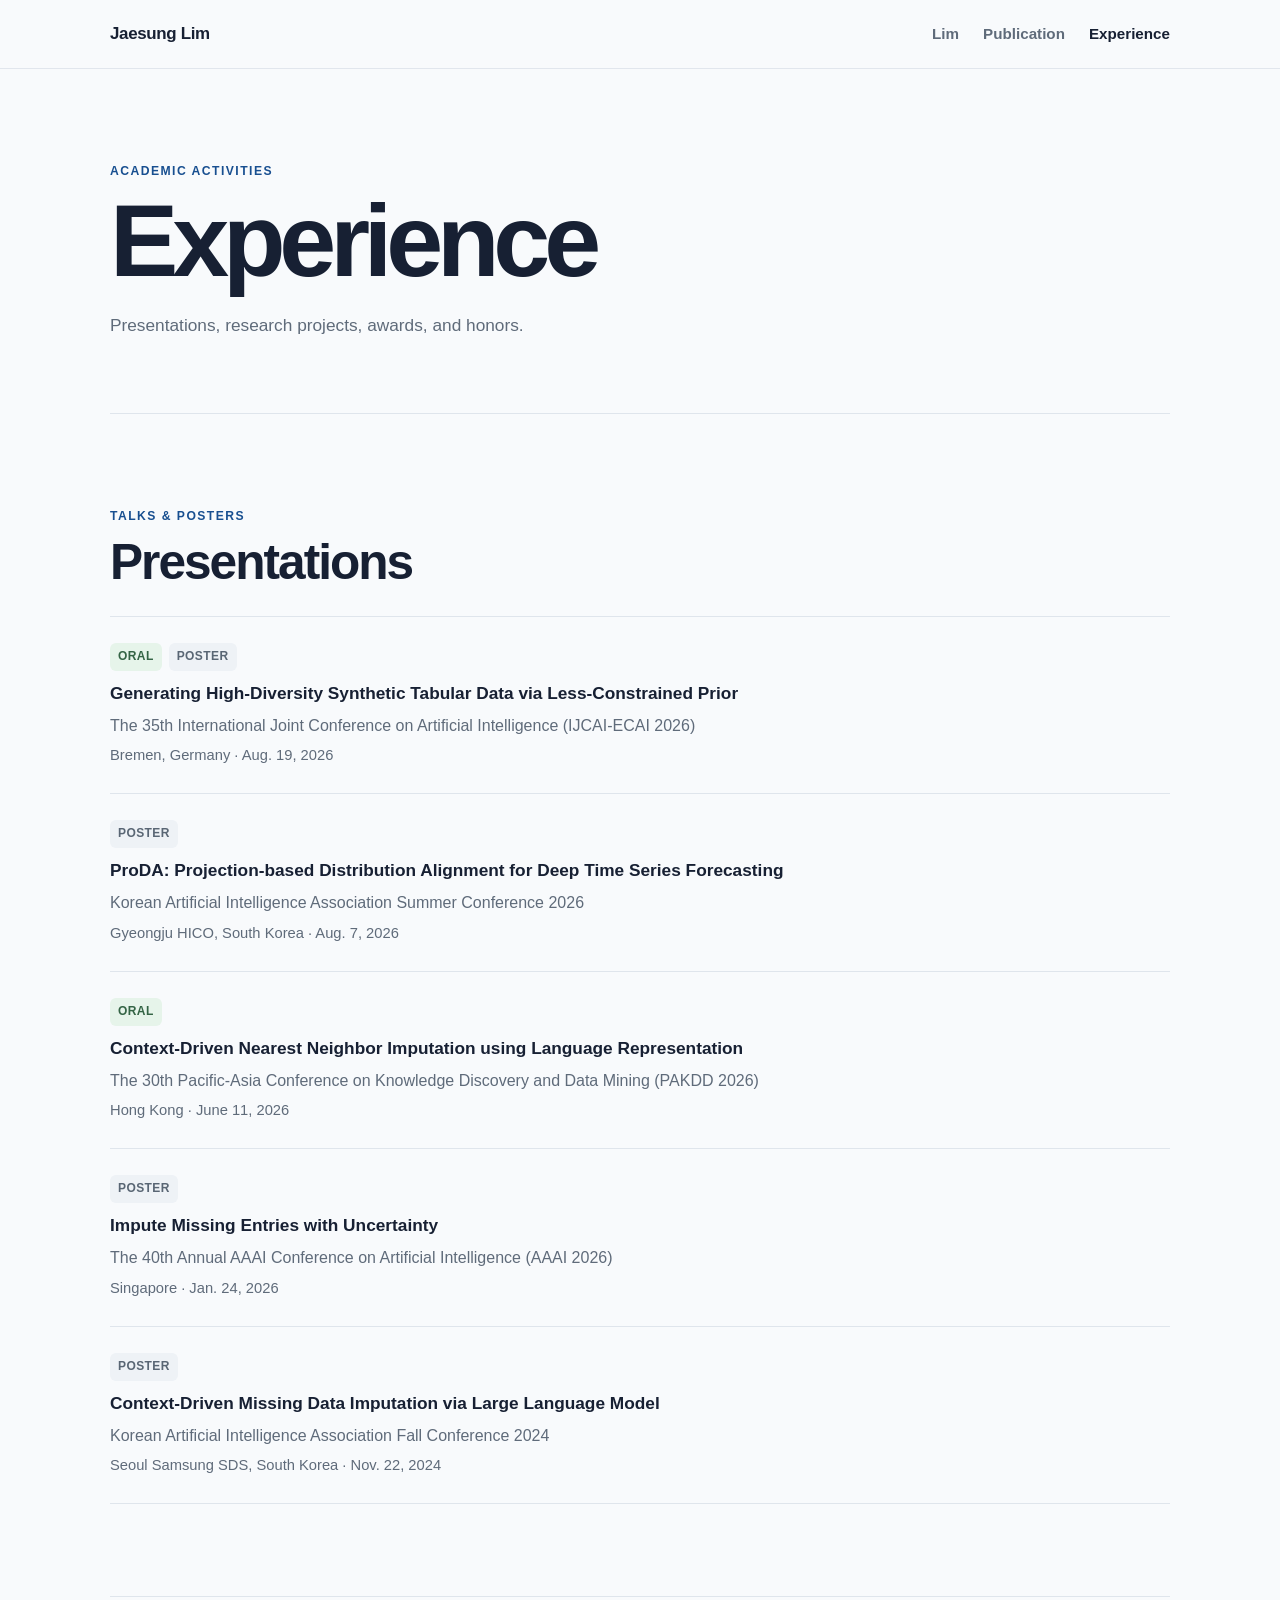
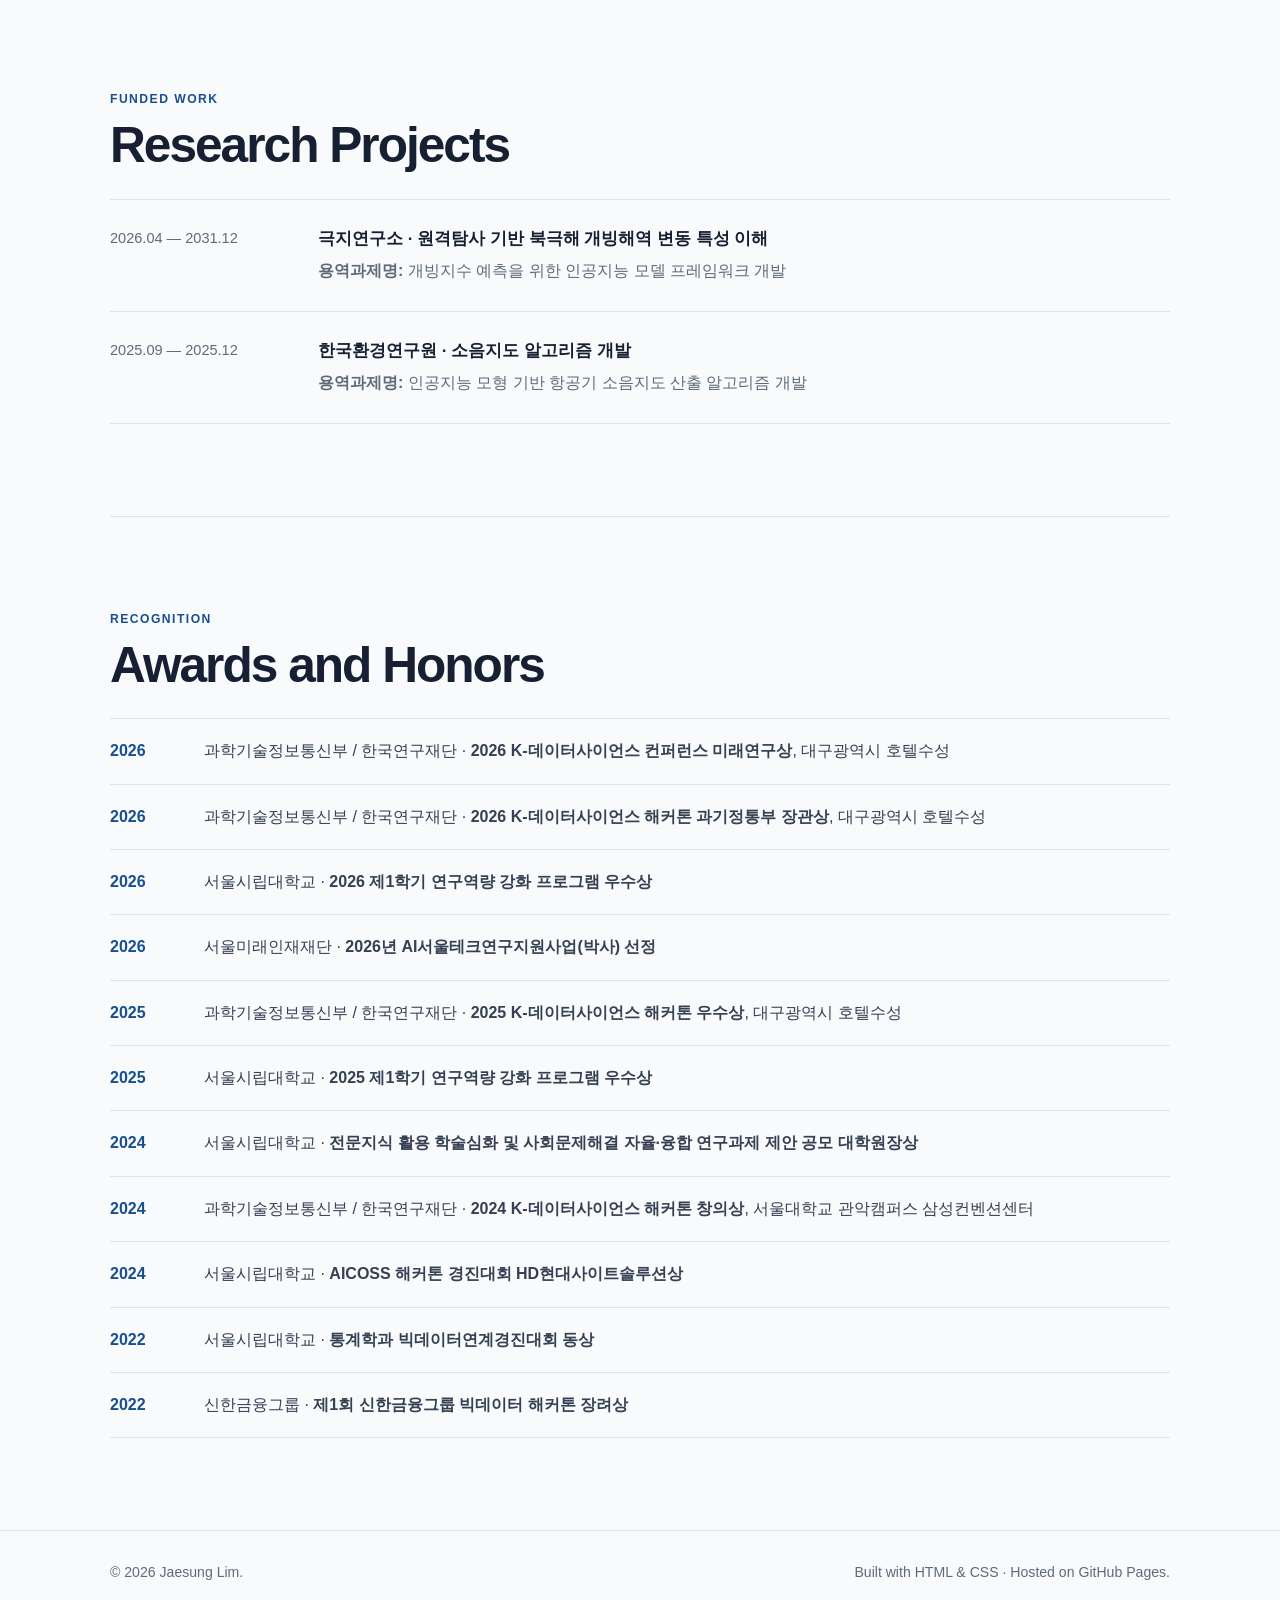
<file: experience.html>
<!doctype html>
<html lang="en">
<head>
  <meta charset="utf-8" />
  <meta name="viewport" content="width=device-width, initial-scale=1" />
  <meta name="description" content="Academic experience, presentations, projects, awards and honors of Jaesung Lim." />
  <meta name="author" content="Jaesung Lim" />
  <title>Experience · Jaesung Lim</title>
  <link rel="stylesheet" href="assets/css/style.css" />
</head>
<body>
  <header class="site-header">
    <div class="container nav-wrap">
      <a class="brand" href="index.html">Jaesung Lim</a>
      <nav aria-label="Primary navigation">
        <a href="index.html">Lim</a>
        <a href="publication.html">Publication</a>
        <a class="active" href="experience.html">Experience</a>
      </nav>
    </div>
  </header>

  <main class="page-main">
    <section class="page-hero container">
      <p class="eyebrow">Academic Activities</p>
      <h1 class="page-title">Experience</h1>
      <p class="page-lead">Presentations, research projects, awards, and honors.</p>
    </section>

    <section class="section container">
      <div class="section-heading compact">
        <p class="section-kicker">Talks &amp; Posters</p>
        <h2>Presentations</h2>
      </div>
      <div class="experience-list">
        <article class="experience-item">
          <div class="experience-tags"><span class="tag oral">Oral</span><span class="tag">Poster</span></div>
          <h3>Generating High-Diversity Synthetic Tabular Data via Less-Constrained Prior</h3>
          <p>The 35th International Joint Conference on Artificial Intelligence (IJCAI-ECAI 2026)</p>
          <p class="experience-meta">Bremen, Germany · Aug. 19, 2026</p>
        </article>
        <article class="experience-item">
          <div class="experience-tags"><span class="tag">Poster</span></div>
          <h3>ProDA: Projection-based Distribution Alignment for Deep Time Series Forecasting</h3>
          <p>Korean Artificial Intelligence Association Summer Conference 2026</p>
          <p class="experience-meta">Gyeongju HICO, South Korea · Aug. 7, 2026</p>
        </article>
        <article class="experience-item">
          <div class="experience-tags"><span class="tag oral">Oral</span></div>
          <h3>Context-Driven Nearest Neighbor Imputation using Language Representation</h3>
          <p>The 30th Pacific-Asia Conference on Knowledge Discovery and Data Mining (PAKDD 2026)</p>
          <p class="experience-meta">Hong Kong · June 11, 2026</p>
        </article>
        <article class="experience-item">
          <div class="experience-tags"><span class="tag">Poster</span></div>
          <h3>Impute Missing Entries with Uncertainty</h3>
          <p>The 40th Annual AAAI Conference on Artificial Intelligence (AAAI 2026)</p>
          <p class="experience-meta">Singapore · Jan. 24, 2026</p>
        </article>
        <article class="experience-item">
          <div class="experience-tags"><span class="tag">Poster</span></div>
          <h3>Context-Driven Missing Data Imputation via Large Language Model</h3>
          <p>Korean Artificial Intelligence Association Fall Conference 2024</p>
          <p class="experience-meta">Seoul Samsung SDS, South Korea · Nov. 22, 2024</p>
        </article>
      </div>
    </section>

    <section class="section container">
      <div class="section-heading compact">
        <p class="section-kicker">Funded Work</p>
        <h2>Research Projects</h2>
      </div>
      <div class="project-list">
        <article class="project-item">
          <div class="project-period">2026.04 — 2031.12</div>
          <div>
            <h3>극지연구소 · 원격탐사 기반 북극해 개빙해역 변동 특성 이해</h3>
            <p><strong>용역과제명:</strong> 개빙지수 예측을 위한 인공지능 모델 프레임워크 개발</p>
          </div>
        </article>
        <article class="project-item">
          <div class="project-period">2025.09 — 2025.12</div>
          <div>
            <h3>한국환경연구원 · 소음지도 알고리즘 개발</h3>
            <p><strong>용역과제명:</strong> 인공지능 모형 기반 항공기 소음지도 산출 알고리즘 개발</p>
          </div>
        </article>
      </div>
    </section>

    <section class="section container">
      <div class="section-heading compact">
        <p class="section-kicker">Recognition</p>
        <h2>Awards and Honors</h2>
      </div>
      <div class="award-list">
        <article class="award-item"><span class="award-year">2026</span><p>과학기술정보통신부 / 한국연구재단 · <strong>2026 K-데이터사이언스 컨퍼런스 미래연구상</strong>, 대구광역시 호텔수성</p></article>
        <article class="award-item"><span class="award-year">2026</span><p>과학기술정보통신부 / 한국연구재단 · <strong>2026 K-데이터사이언스 해커톤 과기정통부 장관상</strong>, 대구광역시 호텔수성</p></article>
        <article class="award-item"><span class="award-year">2026</span><p>서울시립대학교 · <strong>2026 제1학기 연구역량 강화 프로그램 우수상</strong></p></article>
        <article class="award-item"><span class="award-year">2026</span><p>서울미래인재재단 · <strong>2026년 AI서울테크연구지원사업(박사) 선정</strong></p></article>
        <article class="award-item"><span class="award-year">2025</span><p>과학기술정보통신부 / 한국연구재단 · <strong>2025 K-데이터사이언스 해커톤 우수상</strong>, 대구광역시 호텔수성</p></article>
        <article class="award-item"><span class="award-year">2025</span><p>서울시립대학교 · <strong>2025 제1학기 연구역량 강화 프로그램 우수상</strong></p></article>
        <article class="award-item"><span class="award-year">2024</span><p>서울시립대학교 · <strong>전문지식 활용 학술심화 및 사회문제해결 자율·융합 연구과제 제안 공모 대학원장상</strong></p></article>
        <article class="award-item"><span class="award-year">2024</span><p>과학기술정보통신부 / 한국연구재단 · <strong>2024 K-데이터사이언스 해커톤 창의상</strong>, 서울대학교 관악캠퍼스 삼성컨벤션센터</p></article>
        <article class="award-item"><span class="award-year">2024</span><p>서울시립대학교 · <strong>AICOSS 해커톤 경진대회 HD현대사이트솔루션상</strong></p></article>
        <article class="award-item"><span class="award-year">2022</span><p>서울시립대학교 · <strong>통계학과 빅데이터연계경진대회 동상</strong></p></article>
        <article class="award-item"><span class="award-year">2022</span><p>신한금융그룹 · <strong>제1회 신한금융그룹 빅데이터 해커톤 장려상</strong></p></article>
      </div>
    </section>
  </main>

  <footer class="site-footer">
    <div class="container footer-wrap">
      <p>© 2026 Jaesung Lim.</p>
      <p>Built with HTML &amp; CSS · Hosted on GitHub Pages.</p>
    </div>
  </footer>
</body>
</html>
</file>
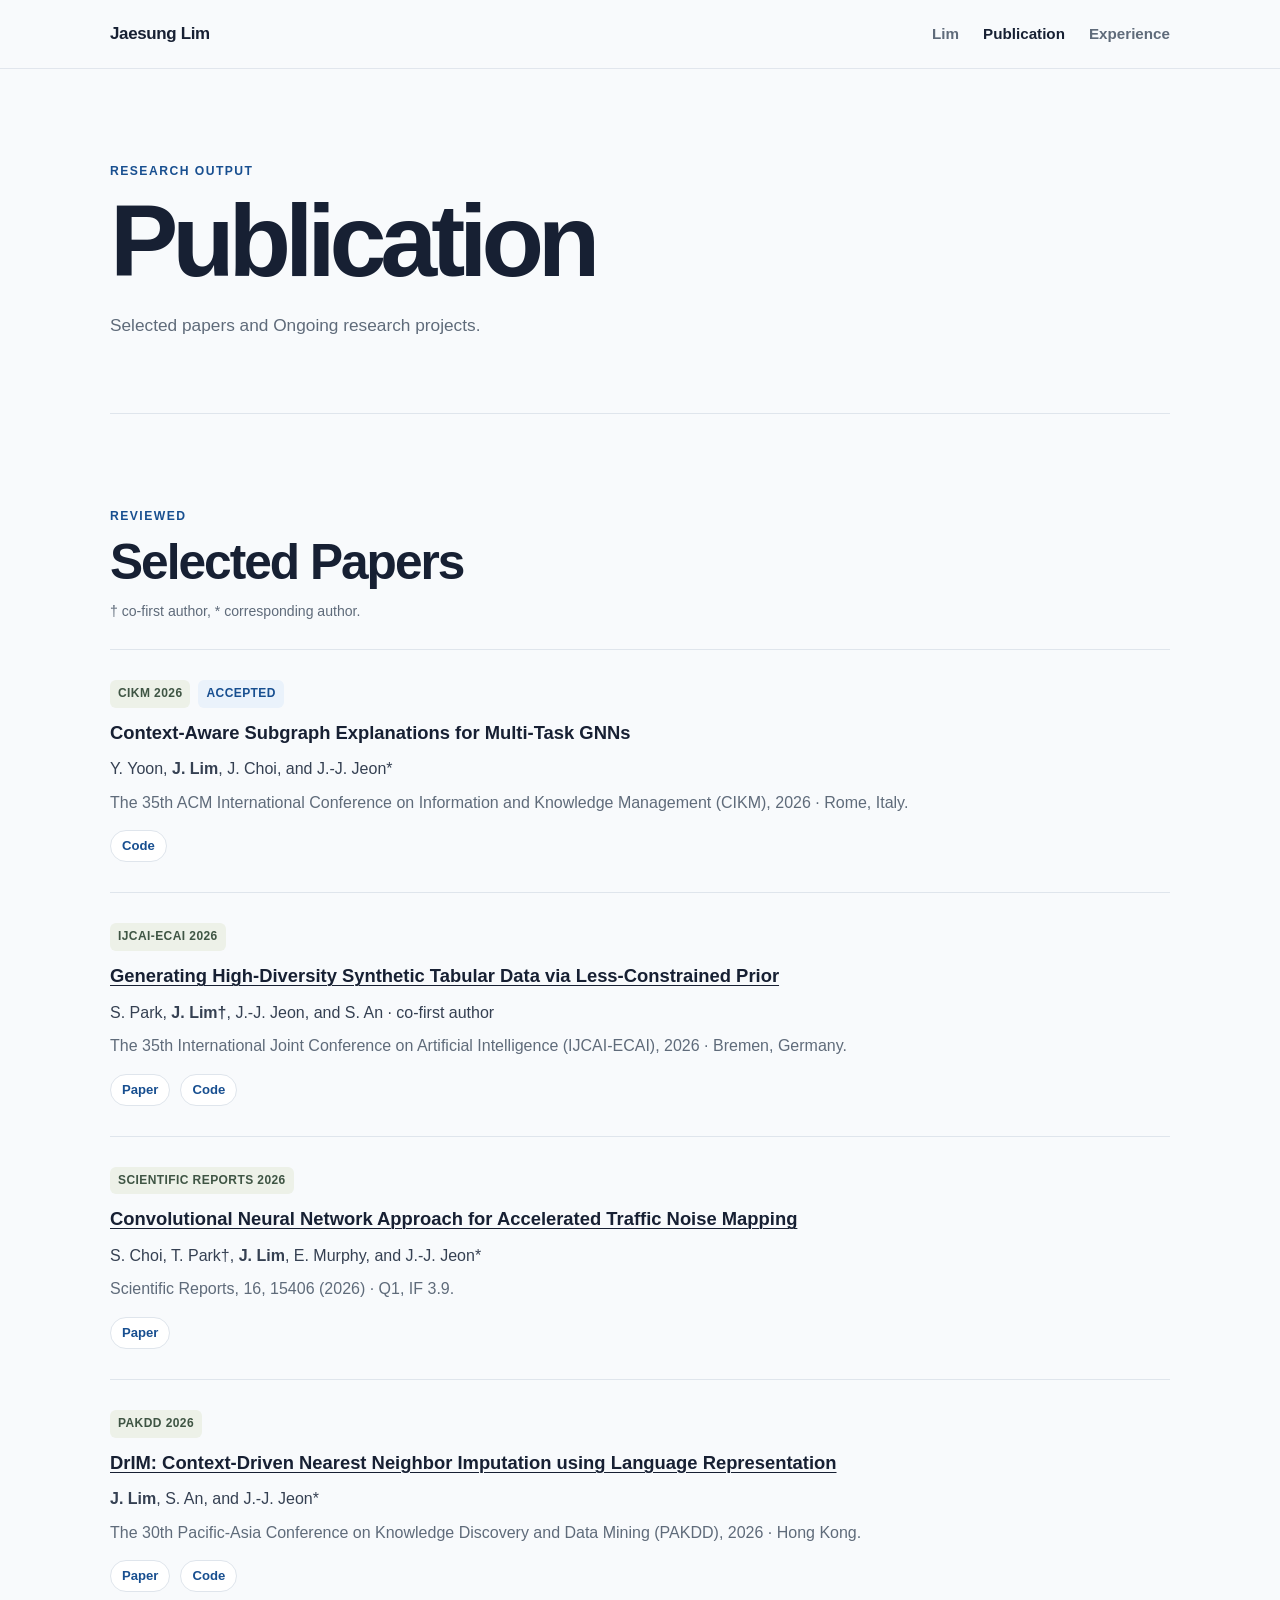
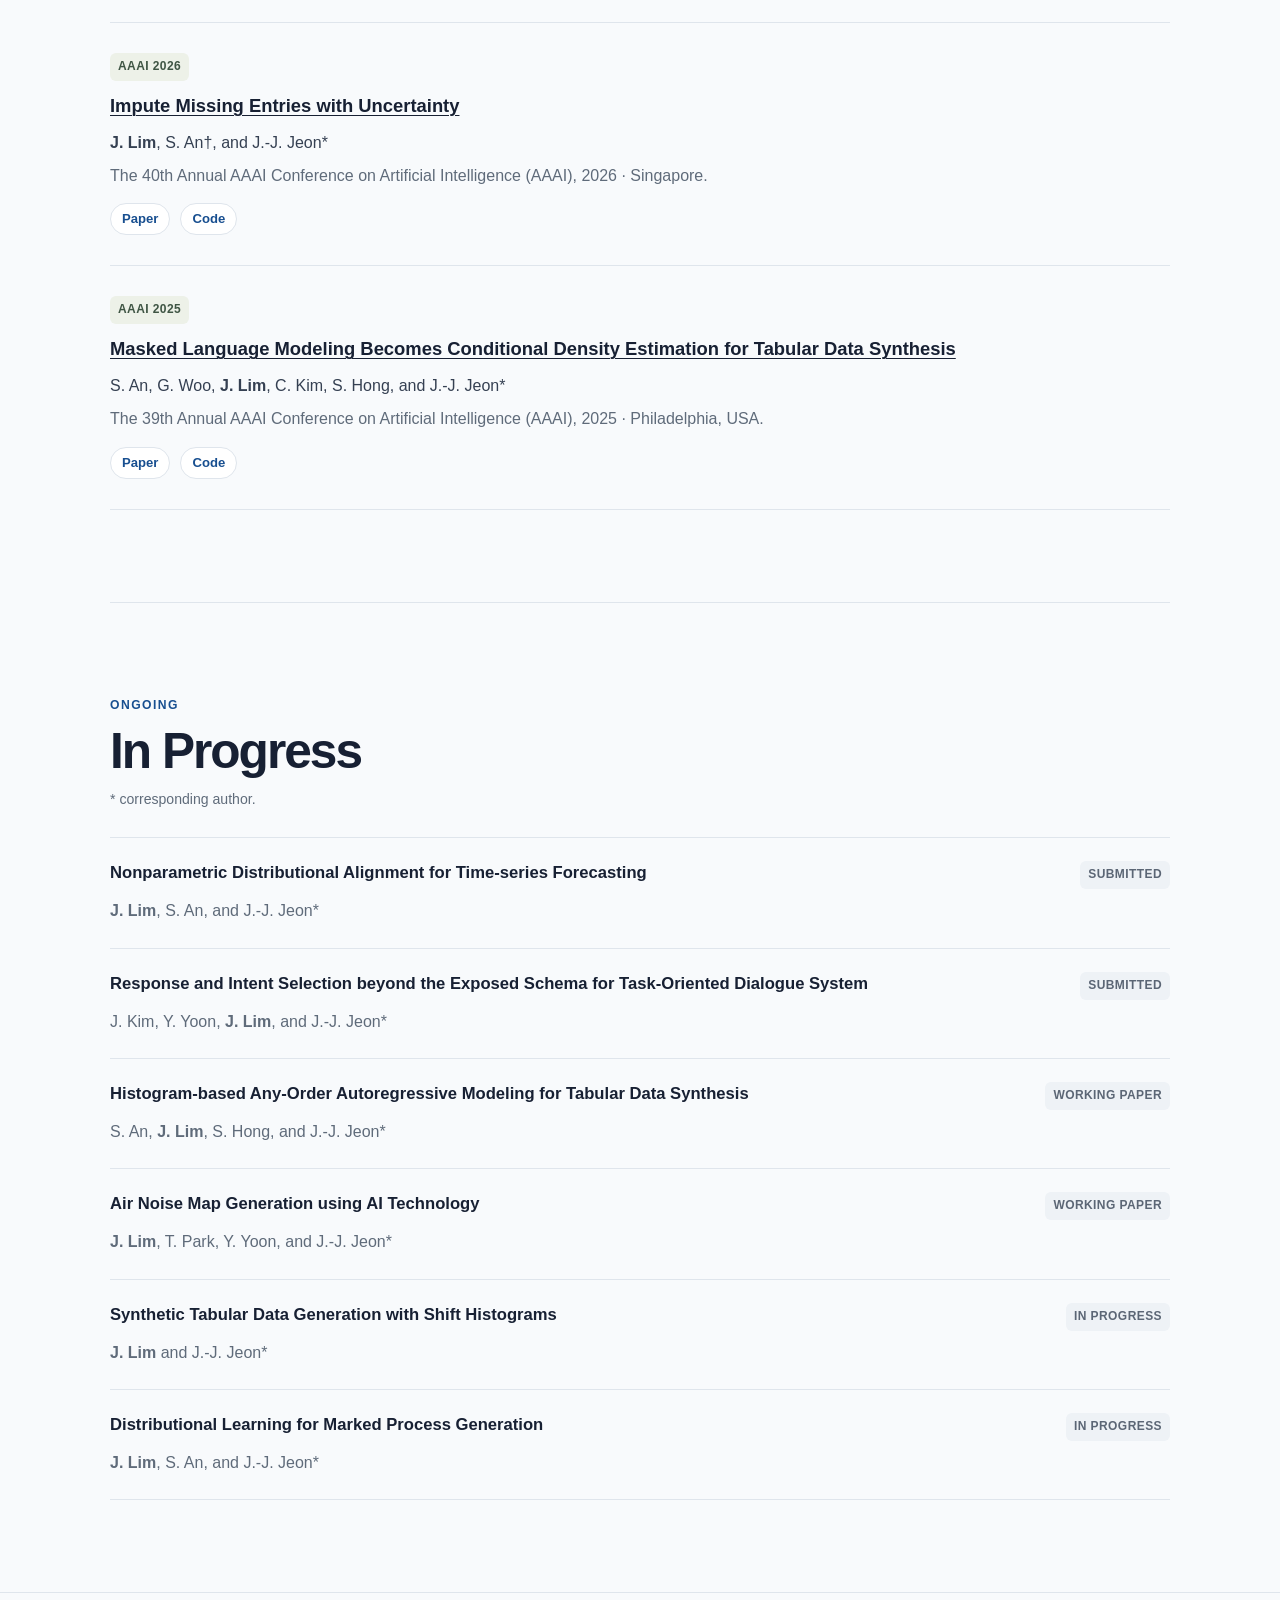
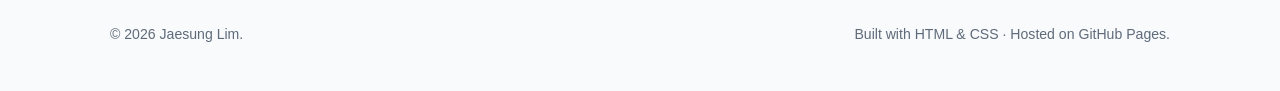
<file: publication.html>
<!doctype html>
<html lang="en">
<head>
  <meta charset="utf-8" />
  <meta name="viewport" content="width=device-width, initial-scale=1" />
  <meta name="description" content="Publications by Jaesung Lim." />
  <meta name="author" content="Jaesung Lim" />
  <title>Publication · Jaesung Lim</title>
  <link rel="stylesheet" href="assets/css/style.css" />
</head>
<body>
  <header class="site-header">
    <div class="container nav-wrap">
      <a class="brand" href="index.html">Jaesung Lim</a>
      <nav aria-label="Primary navigation">
        <a href="index.html">Lim</a>
        <a class="active" href="publication.html">Publication</a>
        <a href="experience.html">Experience</a>
      </nav>
    </div>
  </header>

  <main class="page-main">
    <section class="page-hero container">
      <p class="eyebrow">Research Output</p>
      <h1 class="page-title">Publication</h1>
      <p class="page-lead">Selected papers and Ongoing research projects.</p>
    </section>

    <section class="section container publication-section">
      <div class="section-heading compact">
        <p class="section-kicker">Reviewed</p>
        <h2>Selected Papers</h2>
        <p class="notation">† co-first author, * corresponding author.</p>
      </div>

      <div class="publication-list">
        <article class="publication-item">
          <div class="pub-meta"><span class="venue-badge">CIKM 2026</span><span class="status-badge">Accepted</span></div>
          <h3>Context-Aware Subgraph Explanations for Multi-Task GNNs</h3>
          <p class="authors">Y. Yoon, <strong>J. Lim</strong>, J. Choi, and J.-J. Jeon*</p>
          <p class="pub-venue">The 35th ACM International Conference on Information and Knowledge Management (CIKM), 2026 · Rome, Italy.</p>
          <div class="pub-links">
            <a href="https://github.com/Optim-Lab/CAMIE" target="_blank" rel="noopener noreferrer">Code</a>
          </div>
        </article>

        <article class="publication-item">
          <div class="pub-meta"><span class="venue-badge">IJCAI-ECAI 2026</span></div>
          <h3><a href="https://www.ijcai.org/proceedings/2026/525" target="_blank" rel="noopener noreferrer">Generating High-Diversity Synthetic Tabular Data via Less-Constrained Prior</a></h3>
          <p class="authors">S. Park, <strong>J. Lim†</strong>, J.-J. Jeon, and S. An · co-first author</p>
          <p class="pub-venue">The 35th International Joint Conference on Artificial Intelligence (IJCAI-ECAI), 2026 · Bremen, Germany.</p>
          <div class="pub-links">
            <a href="https://www.ijcai.org/proceedings/2026/525" target="_blank" rel="noopener noreferrer">Paper</a>
            <a href="https://github.com/Optim-Lab/SPT" target="_blank" rel="noopener noreferrer">Code</a>
          </div>
        </article>

        <article class="publication-item">
          <div class="pub-meta"><span class="venue-badge">Scientific Reports 2026</span></div>
          <h3><a href="https://www.nature.com/articles/s41598-026-46367-3" target="_blank" rel="noopener noreferrer">Convolutional Neural Network Approach for Accelerated Traffic Noise Mapping</a></h3>
          <p class="authors">S. Choi, T. Park†, <strong>J. Lim</strong>, E. Murphy, and J.-J. Jeon*</p>
          <p class="pub-venue">Scientific Reports, 16, 15406 (2026) · Q1, IF 3.9.</p>
          <div class="pub-links">
            <a href="https://www.nature.com/articles/s41598-026-46367-3" target="_blank" rel="noopener noreferrer">Paper</a>
          </div>
        </article>

        <article class="publication-item">
          <div class="pub-meta"><span class="venue-badge">PAKDD 2026</span></div>
          <h3><a href="https://doi.org/10.1007/978-981-92-1462-4_35" target="_blank" rel="noopener noreferrer">DrIM: Context-Driven Nearest Neighbor Imputation using Language Representation</a></h3>
          <p class="authors"><strong>J. Lim</strong>, S. An, and J.-J. Jeon*</p>
          <p class="pub-venue">The 30th Pacific-Asia Conference on Knowledge Discovery and Data Mining (PAKDD), 2026 · Hong Kong.</p>
          <div class="pub-links">
            <a href="https://doi.org/10.1007/978-981-92-1462-4_35" target="_blank" rel="noopener noreferrer">Paper</a>
            <a href="https://github.com/Optim-Lab/DrIM" target="_blank" rel="noopener noreferrer">Code</a>
          </div>
        </article>

        <article class="publication-item">
          <div class="pub-meta"><span class="venue-badge">AAAI 2026</span></div>
          <h3><a href="https://ojs.aaai.org/index.php/AAAI/article/view/39523" target="_blank" rel="noopener noreferrer">Impute Missing Entries with Uncertainty</a></h3>
          <p class="authors"><strong>J. Lim</strong>, S. An†, and J.-J. Jeon*</p>
          <p class="pub-venue">The 40th Annual AAAI Conference on Artificial Intelligence (AAAI), 2026 · Singapore.</p>
          <div class="pub-links">
            <a href="https://ojs.aaai.org/index.php/AAAI/article/view/39523" target="_blank" rel="noopener noreferrer">Paper</a>
            <a href="https://github.com/Optim-Lab/U-VAE" target="_blank" rel="noopener noreferrer">Code</a>
          </div>
        </article>

        <article class="publication-item">
          <div class="pub-meta"><span class="venue-badge">AAAI 2025</span></div>
          <h3><a href="https://ojs.aaai.org/index.php/AAAI/article/view/33685" target="_blank" rel="noopener noreferrer">Masked Language Modeling Becomes Conditional Density Estimation for Tabular Data Synthesis</a></h3>
          <p class="authors">S. An, G. Woo, <strong>J. Lim</strong>, C. Kim, S. Hong, and J.-J. Jeon*</p>
          <p class="pub-venue">The 39th Annual AAAI Conference on Artificial Intelligence (AAAI), 2025 · Philadelphia, USA.</p>
          <div class="pub-links">
            <a href="https://ojs.aaai.org/index.php/AAAI/article/view/33685" target="_blank" rel="noopener noreferrer">Paper</a>
            <a href="https://github.com/an-seunghwan/MaCoDE" target="_blank" rel="noopener noreferrer">Code</a>
          </div>
        </article>
      </div>
    </section>

    <section class="section container publication-section">
      <div class="section-heading compact">
        <p class="section-kicker">Ongoing</p>
        <h2>In Progress</h2>
        <p class="notation">* corresponding author.</p>
      </div>

      <div class="progress-list">
        <article class="progress-item">
          <h3>Nonparametric Distributional Alignment for Time-series Forecasting</h3>
          <span class="work-status">Submitted</span>
          <p><strong>J. Lim</strong>, S. An, and J.-J. Jeon*</p>
        </article>
        <article class="progress-item">
          <h3>Response and Intent Selection beyond the Exposed Schema for Task-Oriented Dialogue System</h3>
          <span class="work-status">Submitted</span>
          <p>J. Kim, Y. Yoon, <strong>J. Lim</strong>, and J.-J. Jeon*</p>
        </article>
        <article class="progress-item">
          <h3>Histogram-based Any-Order Autoregressive Modeling for Tabular Data Synthesis</h3>
          <span class="work-status">Working paper</span>
          <p>S. An, <strong>J. Lim</strong>, S. Hong, and J.-J. Jeon*</p>
        </article>
        <article class="progress-item">
          <h3>Air Noise Map Generation using AI Technology</h3>
          <span class="work-status">Working paper</span>
          <p><strong>J. Lim</strong>, T. Park, Y. Yoon, and J.-J. Jeon*</p>
        </article>
        <article class="progress-item">
          <h3>Synthetic Tabular Data Generation with Shift Histograms</h3>
          <span class="work-status">In progress</span>
          <p><strong>J. Lim</strong> and J.-J. Jeon*</p>
        </article>
        <article class="progress-item">
          <h3>Distributional Learning for Marked Process Generation</h3>
          <span class="work-status">In progress</span>
          <p><strong>J. Lim</strong>, S. An, and J.-J. Jeon*</p>
        </article>
      </div>
    </section>
  </main>

  <footer class="site-footer">
    <div class="container footer-wrap">
      <p>© 2026 Jaesung Lim.</p>
      <p>Built with HTML &amp; CSS · Hosted on GitHub Pages.</p>
    </div>
  </footer>
</body>
</html>
</file>
<file: assets/css/style.css>
:root {
  --bg: #f8fafc;
  --surface: #ffffff;
  --text: #172033;
  --muted: #5f6b7a;
  --line: #dfe5ec;
  --accent: #184f90;
  --accent-soft: #eaf2fb;
  --max-width: 1060px;
}

* { box-sizing: border-box; }
html { scroll-behavior: smooth; }
body {
  margin: 0;
  color: var(--text);
  background: var(--bg);
  font-family: -apple-system, BlinkMacSystemFont, "Segoe UI", Roboto, Helvetica, Arial, sans-serif;
  line-height: 1.65;
}

a { color: var(--accent); text-decoration: none; }
a:hover { text-decoration: underline; }

.container { width: min(calc(100% - 40px), var(--max-width)); margin: 0 auto; }

.site-header {
  position: sticky;
  top: 0;
  z-index: 20;
  border-bottom: 1px solid rgba(223, 229, 236, .9);
  background: rgba(248, 250, 252, .92);
  backdrop-filter: blur(14px);
}

.nav-wrap {
  min-height: 68px;
  display: flex;
  align-items: center;
  justify-content: space-between;
  gap: 28px;
}
.brand {
  color: var(--text);
  font-weight: 760;
  letter-spacing: -.02em;
  font-size: 1.06rem;
}
.optim-link {
  color: #d97706;
  /* font-weight: 600; */
}

.brand:hover { text-decoration: none; }
nav { display: flex; gap: 24px; }
nav a { color: var(--muted); font-size: .95rem; font-weight: 560; }
nav a:hover { color: var(--text); text-decoration: none; }

.hero {
  display: grid;
  grid-template-columns: minmax(0, 1fr) 270px;
  gap: 72px;
  align-items: center;
  min-height: 620px;
  padding-top: 80px;
  padding-bottom: 80px;
}
.eyebrow, .section-kicker {
  margin: 0 0 10px;
  color: var(--accent);
  text-transform: uppercase;
  letter-spacing: .12em;
  font-size: .76rem;
  font-weight: 780;
}
h1 {
  margin: 0 0 24px;
  font-size: clamp(3rem, 8vw, 5.8rem);
  line-height: .98;
  letter-spacing: -.06em;
}
.lead { margin: 0; max-width: 760px; font-size: 1.13rem; color: #354052; }
.links { display: flex; flex-wrap: wrap; gap: 10px; margin-top: 28px; }
.button {
  display: inline-flex;
  align-items: center;
  justify-content: center;
  min-height: 42px;
  padding: 0 15px;
  border: 1px solid var(--line);
  border-radius: 999px;
  background: var(--surface);
  color: var(--text);
  font-size: .91rem;
  font-weight: 650;
}
.button:hover { border-color: #b6c0cc; text-decoration: none; }
.button.primary { background: var(--accent); color: #fff; border-color: var(--accent); }
.contact-card {
  display: flex;
  flex-wrap: wrap;
  align-items: center;
  gap: 8px;
  margin-top: 20px;
  font-size: .92rem;
  color: var(--muted);
}
.contact-label { font-weight: 720; color: var(--text); }
.dot { color: #a1a9b3; }
.portrait-wrap { display: flex; justify-content: center; }
.portrait {
  width: 250px;
  height: 250px;
  object-fit: cover;
  border-radius: 26px;
  background: var(--accent-soft);
  box-shadow: 0 18px 60px rgba(23, 32, 51, .13);
}

.section { padding: 92px 0; border-top: 1px solid var(--line); }
.section-heading { margin-bottom: 38px; }
h2 { margin: 0; font-size: clamp(2rem, 5vw, 3.1rem); letter-spacing: -.04em; line-height: 1.08; }
h3 { margin: 0 0 5px; font-size: 1.06rem; }
p { margin-top: 0; }
.section-intro { max-width: 760px; color: var(--muted); font-size: 1.06rem; margin-bottom: 34px; }
.timeline { display: grid; gap: 0; }
.timeline-item {
  display: grid;
  grid-template-columns: 190px 1fr;
  gap: 28px;
  padding: 26px 0;
  border-top: 1px solid var(--line);
}
.timeline-item:last-child { border-bottom: 1px solid var(--line); }
.date { color: var(--muted); font-size: .94rem; font-variant-numeric: tabular-nums; }
.timeline-item p { margin: 0; color: var(--muted); }
.research-grid { display: grid; grid-template-columns: repeat(2, 1fr); gap: 16px; }
.research-card {
  min-height: 190px;
  padding: 26px;
  border: 1px solid var(--line);
  border-radius: 18px;
  background: var(--surface);
}
.research-card span { display: block; margin-bottom: 34px; color: #8d99a8; font-size: .78rem; font-weight: 750; letter-spacing: .08em; }
.research-card p { margin: 0; color: var(--muted); font-size: .95rem; }
.site-footer { border-top: 1px solid var(--line); padding: 30px 0 44px; }
.footer-wrap { display: flex; justify-content: space-between; gap: 24px; color: var(--muted); font-size: .88rem; }
.footer-wrap p { margin: 0; }

@media (max-width: 760px) {
  .nav-wrap { min-height: 60px; }
  nav { gap: 14px; }
  nav a { font-size: .86rem; }
  .hero { grid-template-columns: 1fr; gap: 38px; min-height: auto; padding-top: 62px; }
  .portrait-wrap { justify-content: flex-start; order: -1; }
  .portrait { width: 150px; height: 150px; border-radius: 20px; }
  .timeline-item { grid-template-columns: 1fr; gap: 7px; }
  .research-grid { grid-template-columns: 1fr; }
  .footer-wrap { flex-direction: column; gap: 6px; }
}

@media (max-width: 500px) {
  .container { width: min(calc(100% - 28px), var(--max-width)); }
  .brand { display: none; }
  .nav-wrap { justify-content: center; }
  nav { width: 100%; justify-content: space-between; }
  .hero { padding-top: 48px; padding-bottom: 64px; }
  .section { padding: 68px 0; }
}

/* Multi-page academic content */
nav a.active { color: var(--text); font-weight: 720; }
.page-main { min-height: 72vh; }
.page-hero { padding-top: 92px; padding-bottom: 56px; }
.page-title { font-size: clamp(3.2rem, 8vw, 6.4rem); margin-bottom: 20px; }
.page-lead { max-width: 700px; color: var(--muted); font-size: 1.08rem; }
.section-heading.compact { margin-bottom: 26px; }
.notation { margin: 10px 0 0; color: var(--muted); font-size: .88rem; }

.publication-list, .progress-list, .experience-list, .award-list { display: grid; }
.publication-item {
  padding: 30px 0;
  border-top: 1px solid var(--line);
}
.publication-item:last-child { border-bottom: 1px solid var(--line); }
.pub-meta { display: flex; flex-wrap: wrap; gap: 8px; margin-bottom: 12px; }
.venue-badge, .status-badge, .work-status, .tag {
  display: inline-flex;
  width: fit-content;
  align-items: center;
  border-radius: 6px;
  padding: 4px 8px;
  font-size: .75rem;
  font-weight: 760;
  letter-spacing: .035em;
  text-transform: uppercase;
}
.venue-badge { background: #edf1e8; color: #3f5544; }
.status-badge { background: var(--accent-soft); color: var(--accent); }
.publication-item h3 { max-width: 920px; font-size: 1.15rem; line-height: 1.45; margin-bottom: 10px; }
.publication-item h3 a { color: var(--text); text-decoration: underline; text-decoration-thickness: 1px; text-underline-offset: 3px; }
.publication-item h3 a:hover { color: var(--accent); }
.authors { margin: 0 0 7px; color: #354052; }
.pub-venue { margin: 0; color: var(--muted); }
.pub-links { display: flex; gap: 10px; margin-top: 14px; }
.pub-links a {
  display: inline-flex;
  align-items: center;
  min-height: 32px;
  padding: 0 11px;
  border: 1px solid var(--line);
  border-radius: 999px;
  background: var(--surface);
  color: var(--accent);
  font-size: .82rem;
  font-weight: 700;
}
.pub-links a:hover { text-decoration: none; border-color: #b8c2ce; }

.progress-item {
  display: grid;
  grid-template-columns: minmax(0, 1fr) auto;
  gap: 7px 18px;
  align-items: start;
  padding: 23px 0;
  border-top: 1px solid var(--line);
}
.progress-item:last-child { border-bottom: 1px solid var(--line); }
.progress-item h3 { font-size: 1.04rem; line-height: 1.5; }
.progress-item p { grid-column: 1 / -1; margin: 0; color: var(--muted); }
.work-status { background: #eef2f6; color: #5b6675; white-space: nowrap; }

.experience-item {
  padding: 26px 0;
  border-top: 1px solid var(--line);
}
.experience-item:last-child { border-bottom: 1px solid var(--line); }
.experience-tags { display: flex; gap: 7px; margin-bottom: 10px; }
.tag { background: #eef2f6; color: #596674; }
.tag.oral { background: #e6f4ea; color: #346445; }
.experience-item h3 { font-size: 1.08rem; line-height: 1.45; margin-bottom: 7px; }
.experience-item p { margin: 0; color: var(--muted); }
.experience-meta { margin-top: 4px !important; font-size: .92rem; }

.project-list { display: grid; }
.project-item {
  display: grid;
  grid-template-columns: 180px minmax(0, 1fr);
  gap: 28px;
  padding: 26px 0;
  border-top: 1px solid var(--line);
}
.project-item:last-child { border-bottom: 1px solid var(--line); }
.project-period { color: var(--muted); font-size: .91rem; font-variant-numeric: tabular-nums; }
.project-item h3 { line-height: 1.5; }
.project-item p { margin: 7px 0 0; color: var(--muted); }

.award-item {
  display: grid;
  grid-template-columns: 72px minmax(0, 1fr);
  gap: 22px;
  padding: 19px 0;
  border-top: 1px solid var(--line);
}
.award-item:last-child { border-bottom: 1px solid var(--line); }
.award-year { color: var(--accent); font-weight: 780; font-variant-numeric: tabular-nums; }
.award-item p { margin: 0; color: #354052; }

@media (max-width: 760px) {
  .page-hero { padding-top: 64px; padding-bottom: 40px; }
  .project-item { grid-template-columns: 1fr; gap: 7px; }
  .progress-item { grid-template-columns: 1fr; }
  .progress-item p { grid-column: 1; }
}

@media (max-width: 500px) {
  .award-item { grid-template-columns: 1fr; gap: 4px; }
  .pub-links { flex-wrap: wrap; }
}
</file>
